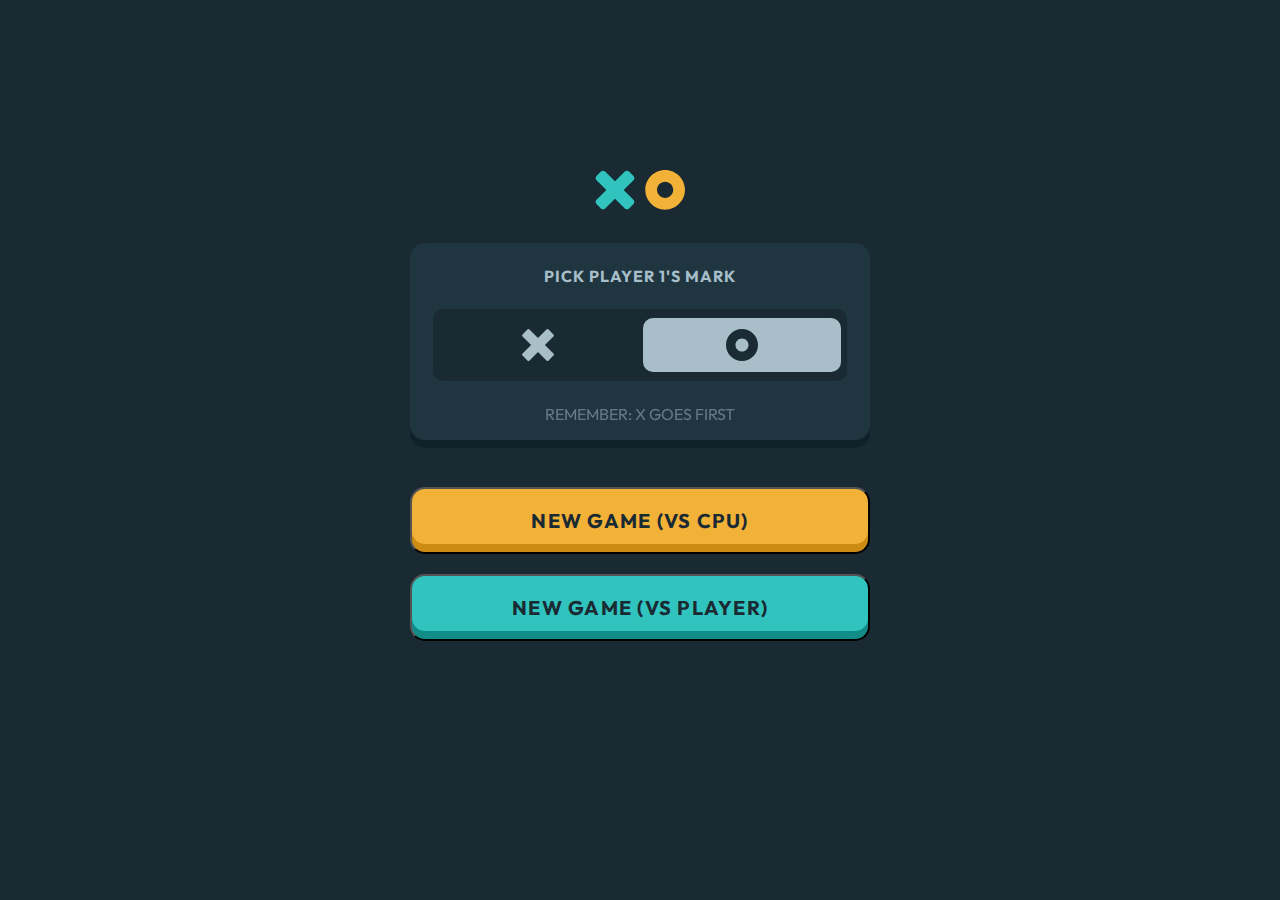
<file: index.html>
<!DOCTYPE html>
<html lang="en">
<head>
  <meta charset="UTF-8">
  <meta name="viewport" content="width=device-width, initial-scale=1.0">

  <link rel="icon" type="image/png" sizes="32x32" href="./assets/favicon-32x32.png">
  <link href="https://fonts.googleapis.com/css2?family=Outfit:wght@500;700&amp;display=swap" rel="stylesheet">
  <link rel="stylesheet" href="./styles.css">
  <link rel="preconnect" href="https://fonts.googleapis.com">
  <link rel="preconnect" href="https://fonts.gstatic.com" crossorigin>
  <link href="https://fonts.googleapis.com/css2?family=Outfit:wght@500;700&display=swap" rel="stylesheet">
   
  <title>Frontend Mentor | Tic Tac Toe</title>
</head>
<body>

  <!-- New game menu start -->
  <div class="container">
    <div class="XO">
      <svg width="90" height="40" viewBox="0 0 90 40" fill="none" xmlns="http://www.w3.org/2000/svg">
        <g id="Group-2">
        <path id="Combined Shape Copy" fill-rule="evenodd" clip-rule="evenodd" d="M34.0709 1.51263C32.8993 0.341061 30.9998 0.341061 29.8283 1.51263L20 11.3409L10.1717 1.51264C9.00018 0.341063 7.10068 0.341065 5.9291 1.51264L1.51264 5.92911C0.341064 7.10068 0.341065 9.00018 1.51264 10.1717L11.3409 20L1.51264 29.8283C0.341063 30.9998 0.341065 32.8993 1.51264 34.0709L5.92911 38.4874C7.10068 39.6589 9.00018 39.6589 10.1717 38.4874L20 28.6591L29.8283 38.4874C30.9998 39.6589 32.8993 39.6589 34.0709 38.4874L38.4874 34.0709C39.6589 32.8993 39.6589 30.9998 38.4874 29.8283L28.6591 20L38.4874 10.1717C39.6589 9.00017 39.6589 7.10068 38.4874 5.9291L34.0709 1.51263Z" fill="#31C3BD"/>
        <path id="Oval Copy" fill-rule="evenodd" clip-rule="evenodd" d="M89.9631 19.8383C89.9631 8.88189 81.0812 0 70.1249 0C59.1685 0 50.2866 8.88189 50.2866 19.8383C50.2866 30.7946 59.1685 39.6765 70.1249 39.6765C81.0812 39.6765 89.9631 30.7946 89.9631 19.8383ZM62.0426 19.8383C62.0426 15.3745 65.6612 11.756 70.1249 11.756C74.5886 11.756 78.2071 15.3745 78.2071 19.8383C78.2071 24.302 74.5886 27.9205 70.1249 27.9205C65.6612 27.9205 62.0426 24.302 62.0426 19.8383Z" fill="#F2B137"/>
        </g>
        </svg>
    </div>
    <div class="rectangle">
        <p id="pick">PICK PLAYER 1'S MARK</p>
        <!-- ernest making some edits here -->
        <div class="toggle">
          <div id="x-img-id" class="x-img">
            <img id="x" src="./starter-code/assets/icon-x-grey.svg" alt="X">
          </div>
          <div id="o-img-id" class="o-img">
            <img id="o" src="./starter-code/assets/icon-o-grey.svg" alt="O">
          </div>
        </div>
        <p id="remember">REMEMBER: X GOES FIRST</p>
    </div>
    <div class="new">
      <a href="./singleplayer.html"><button id="cpu">NEW GAME (VS CPU)</button></a>
      <a href="./multiplayer.html"><button id="player">NEW GAME (VS PLAYER)</button></a>

      <!-- <p id="cpu"></p>
      <p id="player"></p> -->
    </div>
  </div>

  <!-- =======

  Pick player 1's mark
  Remember: X goes first

  New Game (vs CPU)
  New Game (vs player) -->

  <!-- New game menu end -->

  <!-- Game board start -->

  <!-- x/o icon  turn

  X (You)  Your score
  Ties  Ties score 
  X (CPU)  CPU score 

  Oh no, you lost
  You won!
  Player 1/2  wins!
-->
  <!-- x/o icon  takes the round
  Round tied
  Restart game?

  Quit
  Next round
  No, cancel
  Yes, restart

   Game board end -->
  <script type="module" src="./index.js"></script>
</body>
</html>
</file>
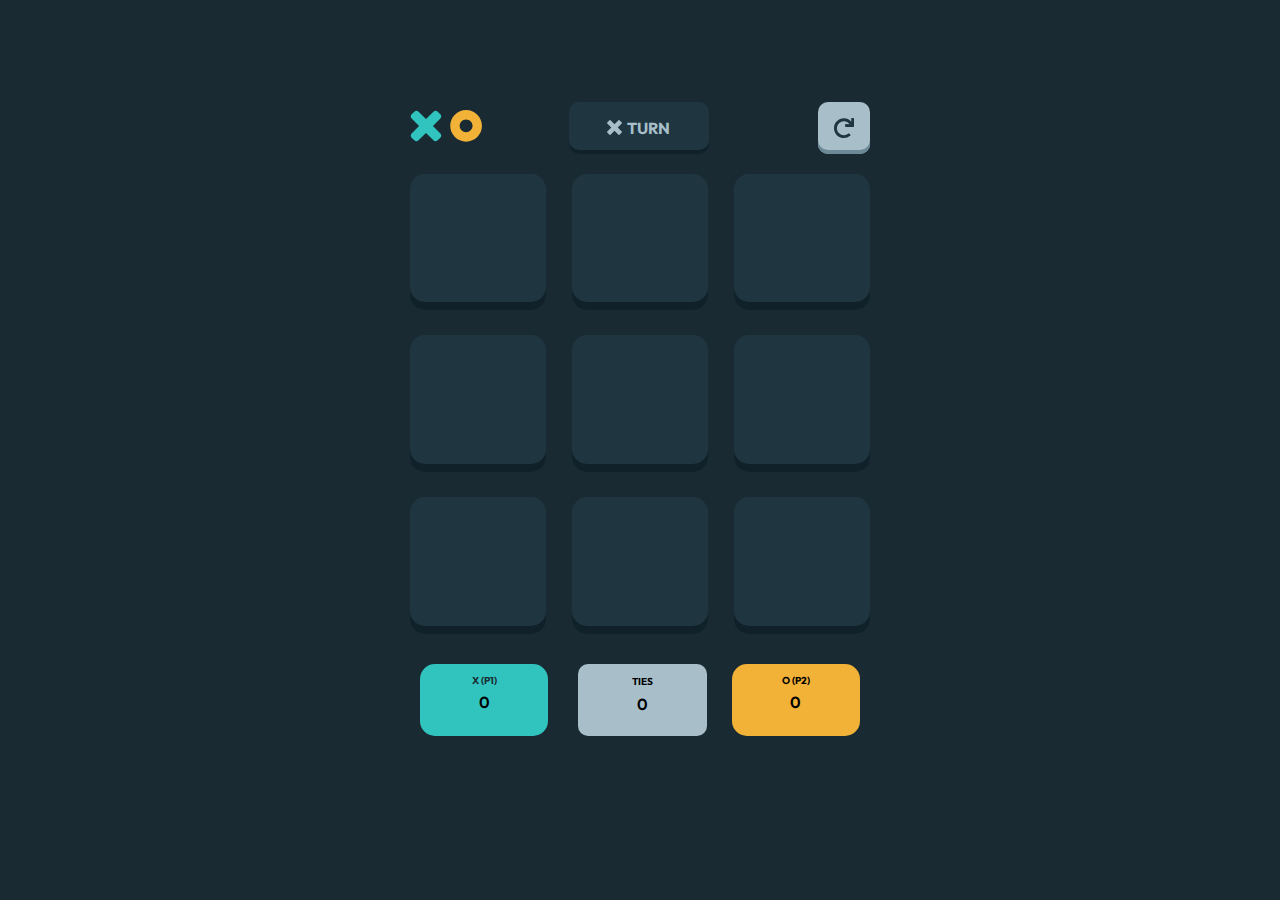
<file: multiplayer.html>
<!DOCTYPE html>
<html lang="en">
    <head>
        <meta charset="UTF-8">
        <meta http-equiv="X-UA-Compatible" content="IE=edge">
        <meta name="viewport" content="width=device-width, initial-scale=1.0"> 
        <link href="https://fonts.googleapis.com/css2?family=Outfit:wght@500;700&amp;display=swap" rel="stylesheet">
        <link rel="stylesheet" href="./style.css">        
        <title>Tic Toc Toc</title>
    </head>
    <body>
 
     <!-- Game board start -->
     <div class="body">
        <section id="gameplay-id" class="gameplay">
            <div class="header">
                <div class="xo">
                    <svg id="XO" width="72" height="32" viewBox="0 0 72 32" fill="none" xmlns="http://www.w3.org/2000/svg">
                    <g id="Group 2">
                    <path id="Combined Shape Copy" fill-rule="evenodd" clip-rule="evenodd" d="M27.681 1.63437C26.5094 0.462798 24.6099 0.4628 23.4383 1.63437L16 9.07271L8.56166 1.63437C7.39009 0.462798 5.49059 0.4628 4.31902 1.63437L1.63437 4.31902C0.462799 5.49059 0.462801 7.39009 1.63437 8.56166L9.07271 16L1.63437 23.4383C0.462798 24.6099 0.4628 26.5094 1.63437 27.681L4.31902 30.3656C5.49059 31.5372 7.39009 31.5372 8.56166 30.3656L16 22.9273L23.4383 30.3656C24.6099 31.5372 26.5094 31.5372 27.681 30.3656L30.3656 27.681C31.5372 26.5094 31.5372 24.6099 30.3656 23.4383L22.9273 16L30.3656 8.56166C31.5372 7.39009 31.5372 5.49059 30.3656 4.31902L27.681 1.63437Z" fill="#31C3BD"/>
                    <path id="Oval Copy" fill-rule="evenodd" clip-rule="evenodd" d="M71.9704 15.8706C71.9704 7.10551 64.8649 0 56.0998 0C47.3348 0 40.2292 7.10551 40.2292 15.8706C40.2292 24.6357 47.3348 31.7412 56.0998 31.7412C64.8649 31.7412 71.9704 24.6357 71.9704 15.8706ZM49.634 15.8706C49.634 12.2996 52.5289 9.4048 56.0998 9.4048C59.6708 9.4048 62.5656 12.2996 62.5656 15.8706C62.5656 19.4416 59.6708 22.3364 56.0998 22.3364C52.5289 22.3364 49.634 19.4416 49.634 15.8706Z" fill="#F2B137"/>
                    </g>
                    </svg>
                </div>
                <div class="turn"> 
                    <img id="turn-icon-img" src="./starter-code/assets/icon-x-grey.svg" alt="turn-icon">
                    <span id="turn">TURN</span> 
                </div>
                <div id="restart-icon" class="return"><img src="./starter-code/assets/icon-restart.svg" alt="return"></div>
            </div>
            <div id="gameplay-board" class="boxes">
                <div class="box" id="box1"></div>
                <div class="box" id="box2"></div>
                <div class="box" id="box3"></div>
                <div class="box" id="box4"></div>
                <div class="box" id="box5"></div>
                <div class="box" id="box6"></div>
                <div class="box" id="box7"></div>
                <div class="box" id="box8"></div>
                <div class="box" id="box9"></div>
            </div>
            <div class="footer">
                <div class="you"><span id="you">X (P1)</span><span class="num" id="player-score">0</span></div>
                <div class="ties"><span id="ties">TIES</span><span  class="num" id="ties-count">0</span></div>
                <div class="ocpu"><span id="cpu">O (P2)</span><span class="num" id="cpu-score">0</span></div>
            </div>
        </section>
        <div id="states" class="states">
            <p id="state-text">xxxx</p>
            <div id="states-message" class="states-message">
                <span id="win-icon"></span>
                <span id="ttr">TAKES THIS ROUND</span>
            </div>
            <div class="states-buttons">
                <a href="./index.html"><button id="quit">QUIT</button></a>
                <button id="next-round">NEXT ROUND</button>
            </div>
        </div>
        <div id="restart-states" class="states">
            <div id="restart-states-message" class="states-message">
                <span id="restart-ttr">TAKES THIS ROUND</span>
            </div>
            <div class="states-buttons">
                <button id="cancel">NO, CANCEL</button>
                <a href="./index.html"><button id="restart">YES, RESTART</button></a>
            </div>
        </div>
        
    
    </div>
         <!-- Game board Ends -->
      <!-- x/o icon --> 
    
       <!-- Your score -->
       <!-- Ties score -->
       <!-- CPU score -->
    
      <!-- Oh no, you lost
      You won!
      Player  -->
      <!-- 1/2 wins!
    
      x/o icon takes the round
      Round tied
      Restart game?
    
      Quit
      Next round
      No, cancel
      Yes, restart -->
    
      <!-- Game board end -->
    
  <script type="module" src="./multiplayer.js"></script> 
</body>
</html>
</file>
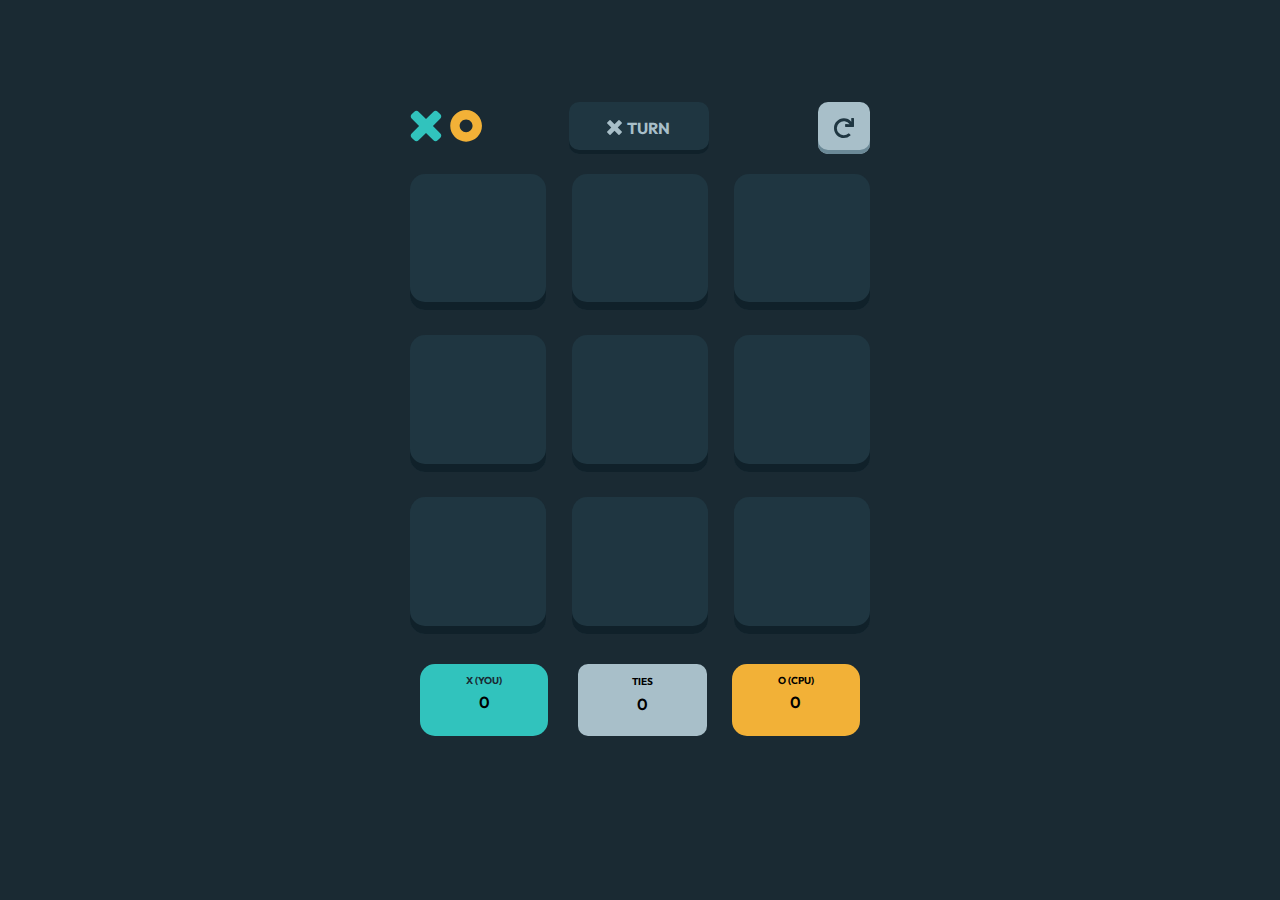
<file: singleplayer.html>
<!DOCTYPE html>
<html lang="en">
<head>
    <meta charset="UTF-8">
    <meta http-equiv="X-UA-Compatible" content="IE=edge">
    <meta name="viewport" content="width=device-width, initial-scale=1.0">
    <link href="https://fonts.googleapis.com/css2?family=Outfit:wght@500;700&amp;display=swap" rel="stylesheet">
    <link rel="stylesheet" href="./style.css">    
    <title>Tic Toc Toc</title>
</head>
<body>
 
     <!-- Game board start -->
<div class="body">
    <section id="gameplay-id" class="gameplay">
        <div class="header">
            <div class="xo">
                <svg id="XO" width="72" height="32" viewBox="0 0 72 32" fill="none" xmlns="http://www.w3.org/2000/svg">
                <g id="Group 2">
                <path id="Combined Shape Copy" fill-rule="evenodd" clip-rule="evenodd" d="M27.681 1.63437C26.5094 0.462798 24.6099 0.4628 23.4383 1.63437L16 9.07271L8.56166 1.63437C7.39009 0.462798 5.49059 0.4628 4.31902 1.63437L1.63437 4.31902C0.462799 5.49059 0.462801 7.39009 1.63437 8.56166L9.07271 16L1.63437 23.4383C0.462798 24.6099 0.4628 26.5094 1.63437 27.681L4.31902 30.3656C5.49059 31.5372 7.39009 31.5372 8.56166 30.3656L16 22.9273L23.4383 30.3656C24.6099 31.5372 26.5094 31.5372 27.681 30.3656L30.3656 27.681C31.5372 26.5094 31.5372 24.6099 30.3656 23.4383L22.9273 16L30.3656 8.56166C31.5372 7.39009 31.5372 5.49059 30.3656 4.31902L27.681 1.63437Z" fill="#31C3BD"/>
                <path id="Oval Copy" fill-rule="evenodd" clip-rule="evenodd" d="M71.9704 15.8706C71.9704 7.10551 64.8649 0 56.0998 0C47.3348 0 40.2292 7.10551 40.2292 15.8706C40.2292 24.6357 47.3348 31.7412 56.0998 31.7412C64.8649 31.7412 71.9704 24.6357 71.9704 15.8706ZM49.634 15.8706C49.634 12.2996 52.5289 9.4048 56.0998 9.4048C59.6708 9.4048 62.5656 12.2996 62.5656 15.8706C62.5656 19.4416 59.6708 22.3364 56.0998 22.3364C52.5289 22.3364 49.634 19.4416 49.634 15.8706Z" fill="#F2B137"/>
                </g>
                </svg>
            </div>
            <div class="turn"> 
                <img id="turn-icon-img" src="./starter-code/assets/icon-x-grey.svg" alt="turn-icon">
                <span id="turn">TURN</span> 
            </div>
            <div id="restart-icon" class="return"><img src="./starter-code/assets/icon-restart.svg" alt="return"></div>
        </div>
        <div id="gameplay-board" class="boxes">
            <div class="box" id="box1"></div>
            <div class="box" id="box2"></div>
            <div class="box" id="box3"></div>
            <div class="box" id="box4"></div>
            <div class="box" id="box5"></div>
            <div class="box" id="box6"></div>
            <div class="box" id="box7"></div>
            <div class="box" id="box8"></div>
            <div class="box" id="box9"></div>
        </div>
        <div class="footer">
            <div class="you"><span id="you">X (YOU)</span><span class="num" id="player-score">0</span></div>
            <div class="ties"><span id="ties">TIES</span><span  class="num" id="ties-count">0</span></div>
            <div class="ocpu"><span id="cpu">O (CPU)</span><span class="num" id="cpu-score">0</span></div>
        </div>
    </section>
    <div id="states" class="states">
        <p id="state-text">xxxx</p>
        <div id="states-message" class="states-message">
            <span id="win-icon"></span>
            <span id="ttr">TAKES THIS ROUND</span>
        </div>
        <div class="states-buttons">
            <a href="./index.html"><button id="quit">QUIT</button></a>
            <button id="next-round">NEXT ROUND</button>
        </div>
    </div>
    <div id="restart-states" class="states">
        <div id="restart-states-message" class="states-message">
            <span id="restart-ttr">TAKES THIS ROUND</span>
        </div>
        <div class="states-buttons">
            <button id="cancel">NO, CANCEL</button>
            <a href="./index.html"><button id="restart">YES, RESTART</button></a>
        </div>
    </div>
    

</div>
     <!-- Game board Ends -->
  <!-- x/o icon --> 

   <!-- Your score -->
   <!-- Ties score -->
   <!-- CPU score -->

  <!-- Oh no, you lost
  You won!
  Player  -->
  <!-- 1/2 wins!

  x/o icon takes the round
  Round tied
  Restart game?

  Quit
  Next round
  No, cancel
  Yes, restart -->

  <!-- Game board end -->


  <script src="./singleplayer.js"></script>

</body>
</html>
</file>
<file: styles.css>
* {
    box-sizing: border-box;
    font-family: 'Outfit', sans-serif;
    font-size: 16px;
    margin: 0;
    padding: 0;
}

body {
    display: flex;
    justify-content: center;
    align-items: center;
    background-color: #1A2A33;
    width: 100vw;
    height: 90vh;
}

.container {
    display: flex;
    flex-direction: column;
    justify-content: space-between;
    align-items: center;
    display: flex;
    width: 460px;
    height: 471px;

    /* margin-top: 100px; */
}

p { 
    color: #A8BFC9; 
    text-align: center;
    align-self: center; 
    
}

.rectangle {
    background-color:  #1F3641;
    box-shadow: 0px -8px 0px 0px #10212A inset;
    border-radius: 15px;
    margin-top: 10px;
    width: 100%;
    height: 205px;
    display: flex;
    flex-direction: column;
    align-items: center;
    justify-content: space-evenly;
}

#pick {
    font-size: 16px;
    font-weight: 700;
    letter-spacing: 1px;
    text-align: center;
    
}

#remember{
    text-align: center;
    Opacity: 50%;
    Fill: Solid #A8BFC9;
    
}


.toggle {
    /* padding-left: 90px; */
    /* padding-right: 2px; */
    background-color: #1A2A33;
    width: 90%;
    height: 72px;
    border-radius: 10px;
    /* margin-left: 20px; */
    /* ernest code */
    display: flex;
    justify-content: space-evenly;
    align-items: center;   
}

.x-img {
    display: flex;
    width: 198px;
    height: 54px;
    border-radius: 10px;
    justify-content: center;
    align-items: center;
}

.o-img {
    display: flex;
    background-color: #A8BFC9;
    width: 198px;
    height: 54px;
    border-radius: 10px;
    justify-content: center;
    align-items: center;
}

#x{
    height: 32px;
    filter: invert(79%) sepia(32%) saturate(145%) hue-rotate(153deg) brightness(90%) contrast(89%);
}

#o{
    height: 32px;
    filter: invert(12%) sepia(12%) saturate(1823%) hue-rotate(157deg) brightness(96%) contrast(90%);
}

.new{
    padding-top: 20px;
    display: flex;
    flex-direction: column;
    justify-content: space-between;
    gap: 20px;
    align-items: center;
}

#cpu {
    font-size: 20px;
    font-weight: 700;
    line-height: 25px;
    letter-spacing: 1.25px;
    text-align: center;
    /* margin: 20px; */
    /* padding-left: 100px; */
    height: 67px;
    width: 460px;
    border-radius: 15px;
    color: #1A2A33;
    background-color: #F2B137;
    Offset: 0px, -8px #CC8B13;
    box-shadow: 0px -8px 0px 0px #CC8B13 inset;


}

#player { 
    font-size: 20px;
    font-weight: 700;
    line-height: 25px;
    letter-spacing: 1.25px;
    text-align: center;
    /* margin: 20px; */
    height: 67px;
    width: 460px;
    border-radius: 15px;
    color: #1A2A33;
    background-color: #31C3BD;
    Offset: 0px, -8px #118C87;
    box-shadow: 0px -8px 0px 0px #118C87 inset;
    
}
/* Hover  start*/
@media only screen and (max-width: 475px) {
    .container {
        width: 327px;
        height: 429px;
    }

    #cpu, #player {
        width: 327px;
    }

}
</file>
<file: style.css>
* {
    box-sizing: border-box;
    font-family: 'Outfit', sans-serif;
    font-weight: 700;
    margin: 0;
    padding: 0;
}

body {
    background-color: #1A2A33;
}

.body {
    display: flex;
    justify-content: center;
    /* align-items: center; */
    width: 100vw;
    height: 90vh;
    padding-top: 7rem;
}

.gameplay {
    width: 460px;
    height: 623px;
    display: flex;
    flex-direction: column;
    justify-content: center;
    align-items: center;
}


.header {
    /* background-color: white; */
    width: 100%;
    height: 52px;
    display: flex;
    justify-content: space-between;
    align-items: center;
    margin-bottom: 20px;
}

.boxes {
    width: 100%;
    display: grid;
    grid-template-columns: repeat(3, 1fr);
    gap: clamp(.5rem, 2vw, 2rem);
}

.box {
    border-radius: 15px;
    aspect-ratio: 1;
    background: #1F3641;
    box-shadow: 0px -8px 0px 0px #10212A inset;
    display: flex;
    align-items: center;
    justify-content: center;
}

.footer {
    width: 100%;
    margin-top: 20px;
    display: flex;
    justify-content: space-between;
}

.turn {
    margin-left: -23px;
    color: #A8BFC9;
    display: flex;
    justify-content: center;
    column-gap: 5px;
    align-items: center;
    width: 140px;
    height: 52px;
    background-color: #1F3641;
    box-shadow: inset 0px -4px 0px #10212A;
    border-radius: 10px;
}

#turn-icon-img {
    height: 15px;
    filter: invert(79%) sepia(32%) saturate(145%) hue-rotate(153deg) brightness(90%) contrast(89%);
}


.return {
    width: 52px;
    height: 52px;
    background-color: #A8BFC9;
    box-shadow: inset 0px -4px 0px #6B8997;
    border-radius: 10px;
    display: flex;
    justify-content: center;
    align-items: center;
}

.return img {
    width: 20px;
    height: 20px;
}

.you {
    background-color: #31C3BD;
    border-radius: 15px;
    margin: 10px;
    margin-right: 20px;
    width: 140px;
    height: 72px;
    text-align: center;
    padding-top: 5px;
}

#you {
    display: flex;
    flex-direction: column;
    padding-top: 5px;
    color: #1A2A33;
    font-size: 10px;
    font-weight: 15px;
    font: 10px;
    /* text-align: center; */

}

.ties {
    background-color: #A8BFC9;
    border-radius: 10px;
    margin: 10px;
    margin-right: 15px;
    width: 140px;
    height: 72px;
    text-align: center;
    padding-top: 5px;

}

#ties {

    font-family: Outfit;
    font-size: 10px;
    font-weight: 15px;
    font: 10px;
}

.ocpu {
    background-color: #F2B137;
    border-radius: 15px;
    margin: 10px;
    margin-right: 10px;
    width: 140px;
    height: 72px;
    left: 491px;
    top: 690px;
    text-align: center;
    padding-top: 5px;
}

#cpu {
    display: flex;
    flex-direction: column;
    padding-top: 5px;
    font-size: 10px;
    font-weight: 15px;
    font: 10px;
}


.num {
    display: flex;
    flex-direction: column;
    padding-top: 5px;
    font-weight: 600;
}

/* Hover starts*/
.return:hover {
    cursor: pointer;
    background-color: #dbe8ed;
}

.box:hover {
    cursor: pointer;
    background: url(./starter-code/assets/icon-x-outline.svg);
    background-repeat: no-repeat;
    background-position: 50%;
}

#next-round:hover {
    background-color: #ffc860;
    cursor: pointer;
}

#quit:hover {
    background-color: #65e9e4;
    cursor: pointer;
}
/* Hover ends */


/* ernest add starts here */
.playerX {
    background-image: url(./starter-code/assets/icon-x.svg);
    background-repeat: no-repeat;
    background-position: center;
}

.playerO {
    background-image: url(./starter-code/assets/icon-o.svg);
    background-repeat: no-repeat;
    background-position: center;
}

.states {
    z-index: 1;
    font-family: 'Outfit', sans-serif;
    visibility: hidden;
    position: fixed;
    top: 50%;
    margin-top: -133px;
    left: 0;
    background-color: #1F3641;
    /* background-color: pink ; */
    /* color:#F2B137; */
    width: 100vw;
    height: 266px;
    display: flex;
    flex-direction: column;
    justify-content: center;
    align-items: center;
}

#state-text {
    font-size: 16px;
    color: #A8BFC9;
}

.states-message {
    /* width: 400px; */
    /* background-color: #6B8997; */
    display: flex;
    column-gap: 24px;
    justify-content: space-evenly;
    align-items: center;
}

#ttr, #restart-ttr {
    font-size: 40px;
}

.states-buttons {
    display: flex;
    gap: 16px;
    color: #1A2A33;
    margin-top: 16px;

}

#quit {
    font-size: 16px;
    width: 76px;
    height: 52px;
    background: #A8BFC9;
    box-shadow: inset 0px -4px 0px #6B8997;
    border-radius: 10px;
}

#next-round {
    font-size: 16px;
    width: 146px;
    height: 52px;
    background: #F2B137;
    box-shadow: inset 0px -4px 0px #CC8B13;
    border-radius: 10px;
}

#restart {
    font-size: 16px;
    width: 146px;
    height: 52px;
    background: #F2B137;
    box-shadow: inset 0px -4px 0px #CC8B13;
    border-radius: 10px;
}

#cancel {
    font-size: 16px;
    width: 146px;
    height: 52px;
    background: #A8BFC9;
    box-shadow: inset 0px -4px 0px #6B8997;
    border-radius: 10px;
}

/* ernest add ends here */
@media only screen and (max-width: 475px) {
    .gameplay {
        width: 328px;
        height: 623px;
    }

    #ttr, #restart-ttr {
        font-size: 24px;
    }

    .body {
        padding-top: 2rem;
    }
}
</file>
